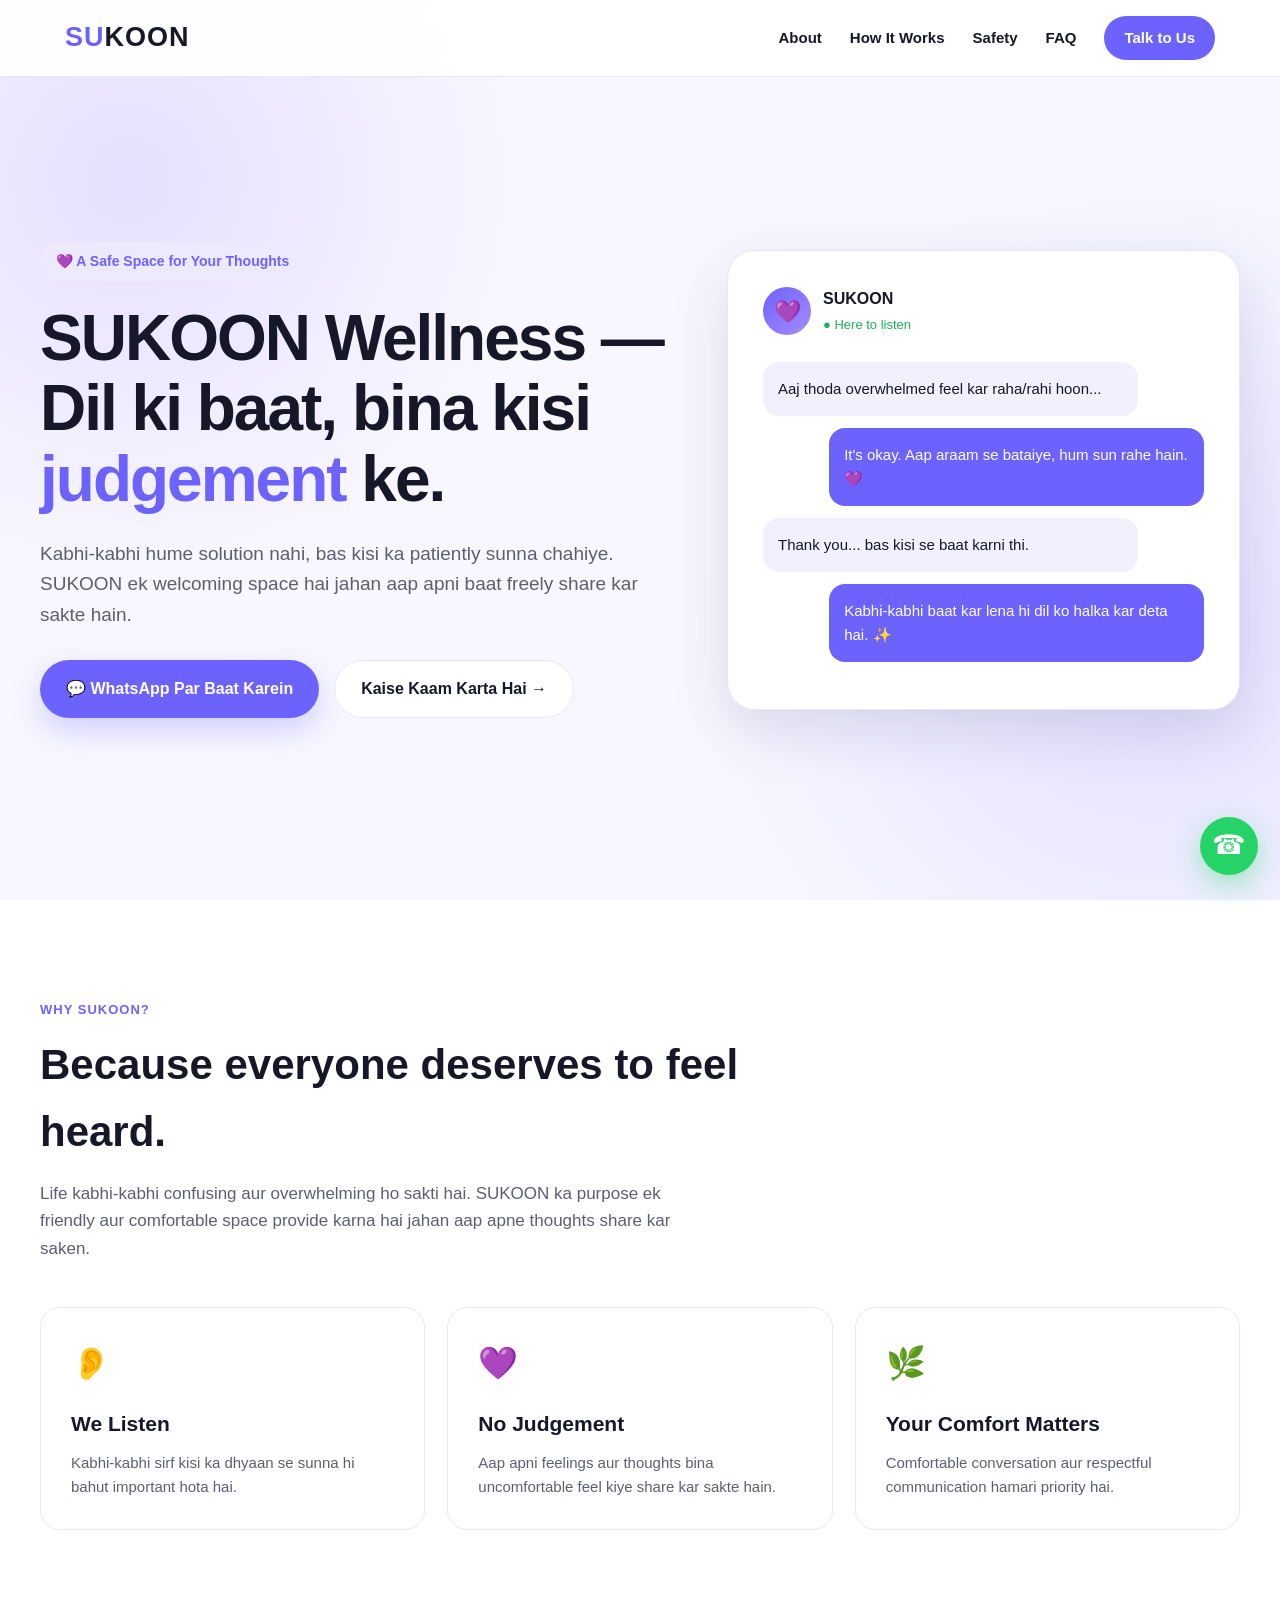
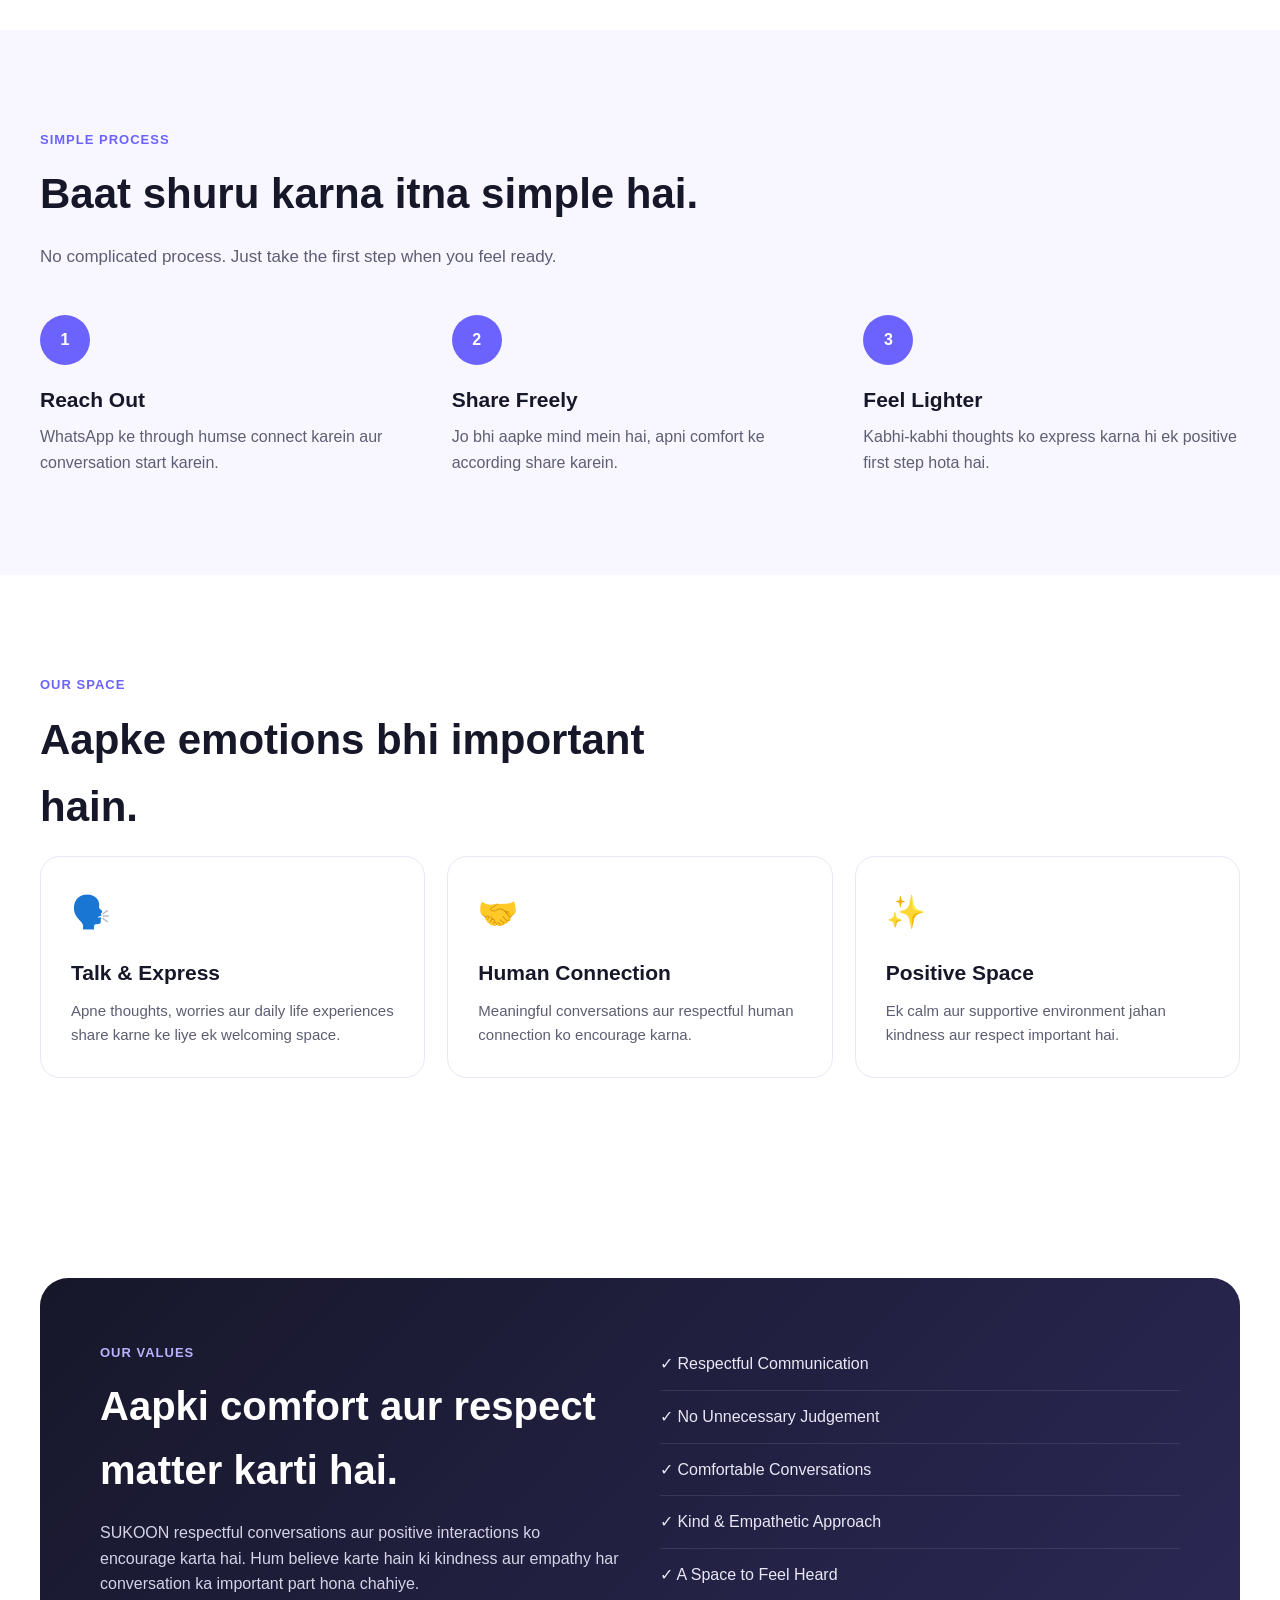
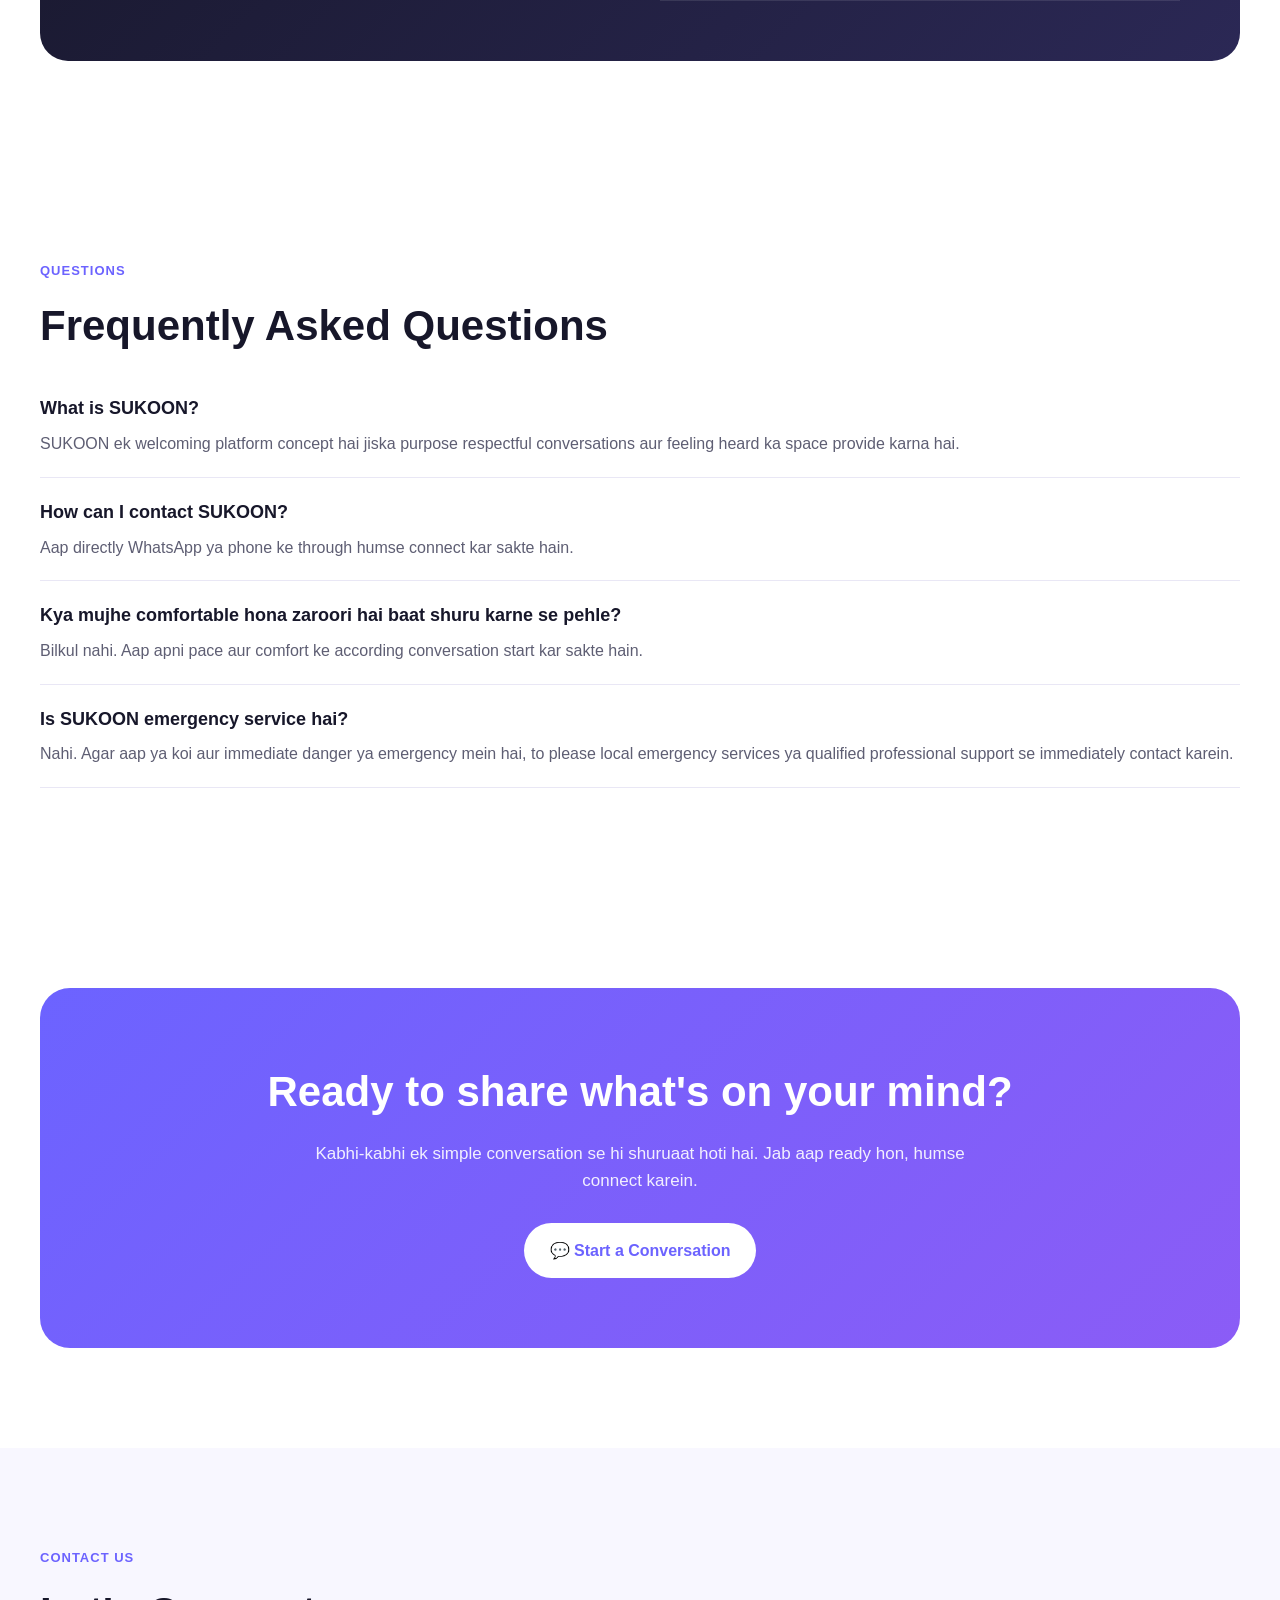
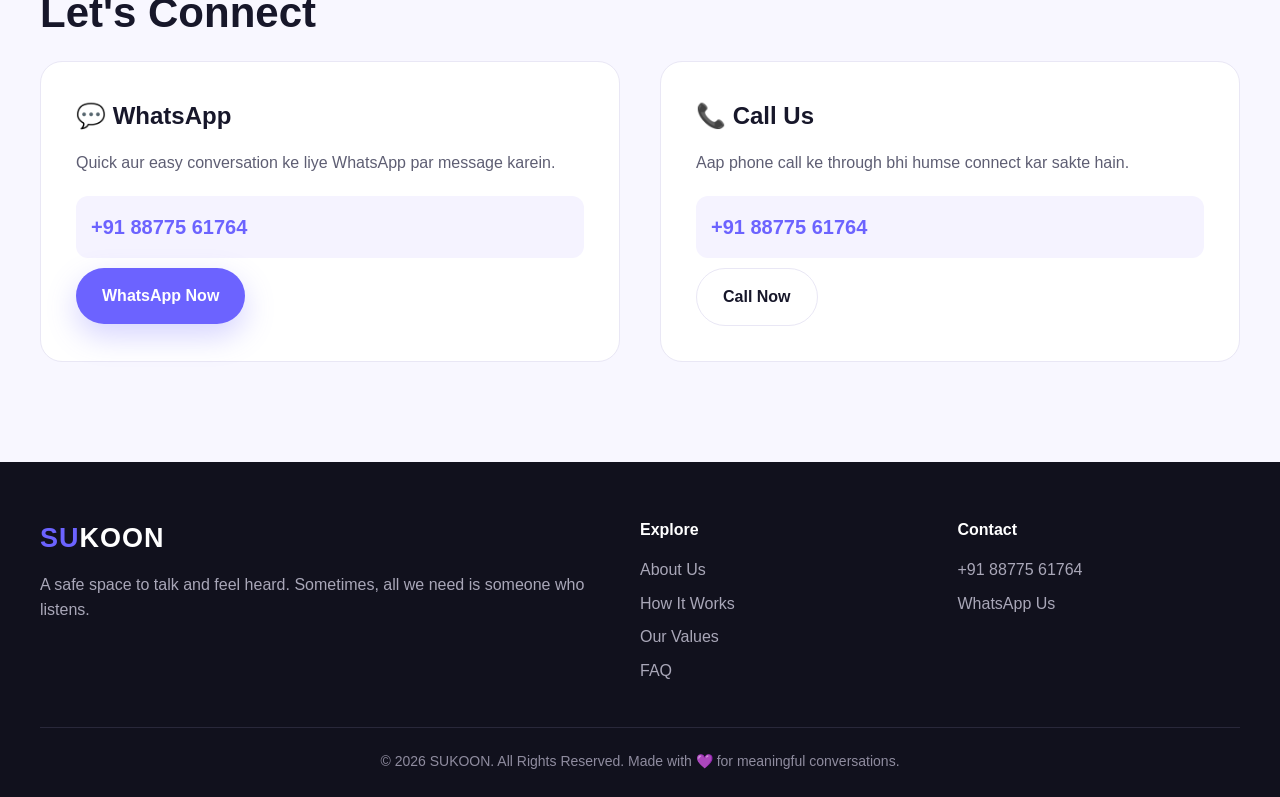
<file: index.html>
<!DOCTYPE html>
<html lang="en">

 <head>
  <meta charset="UTF-8">
  <meta name="viewport" content="width=device-width, initial-scale=1.0">

  <!-- Primary SEO -->
  <title>SUKOON Wellness | A Safe Space to Talk & Feel Heard</title>

  <meta name="description" content="SUKOON Wellness is a welcoming space to talk, share your thoughts and feel heard without judgment. Discover respectful and meaningful conversations.">

  <meta name="robots" content="index, follow">
  <meta name="author" content="SUKOON Wellness">

  <!-- Canonical URL -->
  <link rel="canonical" href="https://sukoon-wellness.netlify.app/">

  <!-- Open Graph -->
  <meta property="og:type" content="website">
  <meta property="og:title" content="SUKOON Wellness | A Safe Space to Talk & Feel Heard">
  <meta property="og:description" content="A welcoming space to share your thoughts and feel heard without judgment.">
  <meta property="og:url" content="https://sukoon-wellness.netlify.app/">
  <meta property="og:site_name" content="SUKOON Wellness">
  <meta property="og:locale" content="en_IN">

  <!-- Mobile Theme -->
  <meta name="theme-color" content="#6C63FF">

  <!-- Organization Schema -->
  <script type="application/ld+json">
  {
    "@context": "https://schema.org",
    "@type": "Organization",
    "name": "SUKOON Wellness",
    "url": "https://sukoon-wellness.netlify.app/",
    "description": "SUKOON Wellness is a welcoming platform focused on respectful and meaningful conversations where people can share their thoughts and feel heard.",
    "telephone": "+918877561764",
    "contactPoint": {
      "@type": "ContactPoint",
      "telephone": "+918877561764",
      "contactType": "customer support",
      "availableLanguage": ["English", "Hindi"]
    }
  }
  </script>

  <!-- Website Schema -->
  <script type="application/ld+json">
  {
    "@context": "https://schema.org",
    "@type": "WebSite",
    "name": "SUKOON Wellness",
    "url": "https://sukoon-wellness.netlify.app/"
  }
  </script>

  <style>
    *{
      margin:0;
      padding:0;
      box-sizing:border-box;
      scroll-behavior:smooth;
    }

    :root{
      --primary:#6C63FF;
      --secondary:#A78BFA;
      --dark:#17172A;
      --text:#5E5E73;
      --light:#F8F7FF;
      --white:#ffffff;
      --green:#25D366;
      --border:#E9E7F5;
    }

    body{
      font-family:Arial, Helvetica, sans-serif;
      color:var(--dark);
      background:var(--white);
      line-height:1.6;
      overflow-x:hidden;
    }

    a{
      text-decoration:none;
      color:inherit;
    }

    /* NAVBAR */
    nav{
      position:fixed;
      width:100%;
      top:0;
      z-index:1000;
      background:rgba(255,255,255,.92);
      backdrop-filter:blur(15px);
      border-bottom:1px solid var(--border);
    }

    .nav-container{
      max-width:1200px;
      margin:auto;
      padding:16px 25px;
      display:flex;
      justify-content:space-between;
      align-items:center;
    }

    .logo{
      font-size:27px;
      font-weight:800;
      color:var(--primary);
      letter-spacing:1px;
    }

    .logo span{
      color:var(--dark);
    }

    .nav-links{
      display:flex;
      gap:28px;
      align-items:center;
      font-size:15px;
      font-weight:600;
    }

    .nav-links a:hover{
      color:var(--primary);
    }

    .nav-btn{
      background:var(--primary);
      color:white!important;
      padding:10px 20px;
      border-radius:30px;
    }

    /* HERO */
    .hero{
      min-height:100vh;
      padding:140px 25px 80px;
      background:
      radial-gradient(circle at 10% 20%,rgba(167,139,250,.22),transparent 30%),
      radial-gradient(circle at 90% 70%,rgba(108,99,255,.16),transparent 35%),
      var(--light);
      display:flex;
      align-items:center;
    }

    .hero-container{
      max-width:1200px;
      margin:auto;
      width:100%;
      display:grid;
      grid-template-columns:1.1fr .9fr;
      gap:60px;
      align-items:center;
    }

    .badge{
      display:inline-block;
      background:#EEEAFE;
      color:var(--primary);
      padding:8px 16px;
      border-radius:30px;
      font-size:14px;
      font-weight:bold;
      margin-bottom:22px;
    }

    h1{
      font-size:64px;
      line-height:1.1;
      margin-bottom:25px;
      letter-spacing:-2px;
    }

    h1 span{
      color:var(--primary);
    }

    .hero p{
      color:var(--text);
      font-size:19px;
      max-width:600px;
      margin-bottom:30px;
    }

    .hero-buttons{
      display:flex;
      gap:15px;
      flex-wrap:wrap;
    }

    .btn{
      padding:15px 26px;
      border-radius:35px;
      font-weight:700;
      display:inline-flex;
      align-items:center;
      gap:8px;
      transition:.3s;
      border:none;
      cursor:pointer;
    }

    .btn-primary{
      background:var(--primary);
      color:white;
      box-shadow:0 12px 30px rgba(108,99,255,.28);
    }

    .btn-primary:hover{
      transform:translateY(-3px);
    }

    .btn-outline{
      border:1px solid var(--border);
      background:white;
      color:var(--dark);
    }

    .hero-card{
      background:white;
      border-radius:28px;
      padding:35px;
      box-shadow:0 20px 60px rgba(30,20,80,.12);
      border:1px solid var(--border);
    }

    .chat-header{
      display:flex;
      align-items:center;
      gap:12px;
      margin-bottom:25px;
    }

    .avatar{
      width:48px;
      height:48px;
      border-radius:50%;
      background:linear-gradient(135deg,var(--primary),var(--secondary));
      display:flex;
      align-items:center;
      justify-content:center;
      color:white;
      font-size:22px;
    }

    .online{
      font-size:13px;
      color:#20B15A;
    }

    .message{
      padding:15px;
      border-radius:16px;
      margin:12px 0;
      max-width:85%;
      font-size:15px;
    }

    .message.left{
      background:#F2F0FF;
    }

    .message.right{
      background:var(--primary);
      color:white;
      margin-left:auto;
    }

    /* SECTIONS */
    section{
      padding:100px 25px;
    }

    .container{
      max-width:1200px;
      margin:auto;
    }

    .section-tag{
      color:var(--primary);
      font-weight:800;
      text-transform:uppercase;
      letter-spacing:1px;
      font-size:13px;
      margin-bottom:10px;
    }

    .section-title{
      font-size:42px;
      max-width:700px;
      margin-bottom:15px;
    }

    .section-desc{
      color:var(--text);
      max-width:650px;
      margin-bottom:45px;
      font-size:17px;
    }

    /* CARDS */
    .grid{
      display:grid;
      grid-template-columns:repeat(3,1fr);
      gap:22px;
    }

    .card{
      border:1px solid var(--border);
      border-radius:20px;
      padding:30px;
      transition:.3s;
      background:white;
    }

    .card:hover{
      transform:translateY(-7px);
      box-shadow:0 20px 45px rgba(30,20,80,.08);
    }

    .icon{
      font-size:32px;
      margin-bottom:18px;
    }

    .card h3{
      margin-bottom:10px;
      font-size:21px;
    }

    .card p{
      color:var(--text);
      font-size:15px;
    }

    /* HOW */
    .how{
      background:var(--light);
    }

    .steps{
      display:grid;
      grid-template-columns:repeat(3,1fr);
      gap:35px;
    }

    .step-number{
      width:50px;
      height:50px;
      border-radius:50%;
      background:var(--primary);
      color:white;
      display:flex;
      align-items:center;
      justify-content:center;
      font-weight:bold;
      margin-bottom:18px;
    }

    .step h3{
      margin-bottom:8px;
      font-size:21px;
    }

    .step p{
      color:var(--text);
    }

    /* SAFETY */
    .safety-box{
      background:linear-gradient(135deg,#17172A,#2B2855);
      color:white;
      border-radius:28px;
      padding:60px;
      display:grid;
      grid-template-columns:1fr 1fr;
      gap:40px;
      align-items:center;
    }

    .safety-box h2{
      font-size:40px;
      margin-bottom:18px;
    }

    .safety-box p{
      color:#D5D3E8;
    }

    .safety-list{
      list-style:none;
    }

    .safety-list li{
      padding:13px 0;
      border-bottom:1px solid rgba(255,255,255,.1);
      color:#E9E7F5;
    }

    /* CTA */
    .cta{
      text-align:center;
      background:linear-gradient(135deg,var(--primary),#8B5CF6);
      color:white;
      border-radius:30px;
      padding:70px 25px;
    }

    .cta h2{
      font-size:42px;
      margin-bottom:15px;
    }

    .cta p{
      opacity:.9;
      max-width:650px;
      margin:0 auto 28px;
      font-size:17px;
    }

    .btn-white{
      background:white;
      color:var(--primary);
    }

    /* FAQ */
    .faq-item{
      border-bottom:1px solid var(--border);
      padding:20px 0;
    }

    .faq-item h3{
      font-size:18px;
      margin-bottom:8px;
    }

    .faq-item p{
      color:var(--text);
    }

    /* CONTACT */
    .contact{
      background:var(--light);
    }

    .contact-grid{
      display:grid;
      grid-template-columns:1fr 1fr;
      gap:40px;
    }

    .contact-box{
      background:white;
      padding:35px;
      border-radius:22px;
      border:1px solid var(--border);
    }

    .contact-box h3{
      margin-bottom:15px;
      font-size:24px;
    }

    .contact-box p{
      color:var(--text);
      margin-bottom:20px;
    }

    .contact-number{
      display:block;
      padding:15px;
      background:#F5F3FF;
      color:var(--primary);
      font-size:20px;
      font-weight:bold;
      border-radius:12px;
      margin:10px 0;
    }

    /* FOOTER */
    footer{
      background:#11111D;
      color:white;
      padding:55px 25px 25px;
    }

    .footer-grid{
      max-width:1200px;
      margin:auto;
      display:grid;
      grid-template-columns:2fr 1fr 1fr;
      gap:35px;
      padding-bottom:35px;
    }

    .footer-grid p{
      color:#A9A7B8;
      margin-top:12px;
    }

    .footer-grid h4{
      margin-bottom:15px;
    }

    .footer-grid a{
      display:block;
      color:#A9A7B8;
      margin:8px 0;
    }

    .copyright{
      max-width:1200px;
      margin:auto;
      border-top:1px solid #29283A;
      padding-top:22px;
      color:#8F8C9F;
      font-size:14px;
      text-align:center;
    }

    /* WHATSAPP */
    .whatsapp{
      position:fixed;
      bottom:25px;
      right:22px;
      width:58px;
      height:58px;
      border-radius:50%;
      background:var(--green);
      color:white;
      display:flex;
      align-items:center;
      justify-content:center;
      font-size:27px;
      box-shadow:0 10px 30px rgba(37,211,102,.4);
      z-index:1000;
    }

    /* MOBILE */
    @media(max-width:850px){

      .nav-links{
        display:none;
      }

      h1{
        font-size:45px;
      }

      .hero-container,
      .safety-box,
      .contact-grid{
        grid-template-columns:1fr;
      }

      .grid,
      .steps{
        grid-template-columns:1fr;
      }

      .hero{
        padding-top:120px;
      }

      .hero-card{
        padding:25px;
      }

      .section-title{
        font-size:34px;
      }

      .safety-box{
        padding:35px 25px;
      }

      .safety-box h2{
        font-size:32px;
      }

      .cta h2{
        font-size:32px;
      }

      .footer-grid{
        grid-template-columns:1fr;
      }
      }
     </style>
    </head>

   <body>

    <!-- NAVBAR -->
      <nav>
      <div class="nav-container">
      <a href="#" class="logo">SU<span>KOON</span></a>

      <div class="nav-links">
        <a href="#about">About</a>
        <a href="#how">How It Works</a>
        <a href="#safety">Safety</a>
        <a href="#faq">FAQ</a>
        <a href="https://wa.me/918877561764" class="nav-btn">Talk to Us</a>
        </div>
        </div>
       </nav>


  <!-- HERO -->
  <section class="hero">
    <div class="hero-container">

      <div>
        <div class="badge">💜 A Safe Space for Your Thoughts</div>

    <h1>
  SUKOON Wellness —<br>
  Dil ki baat, bina kisi <span>judgement</span> ke.
  </h1>  

        <p>
          Kabhi-kabhi hume solution nahi, bas kisi ka patiently sunna chahiye.
          SUKOON ek welcoming space hai jahan aap apni baat freely share kar sakte hain.
        </p>

        <div class="hero-buttons">
          <a href="https://wa.me/918877561764" class="btn btn-primary">
            💬 WhatsApp Par Baat Karein
          </a>

          <a href="#how" class="btn btn-outline">
            Kaise Kaam Karta Hai →
          </a>
        </div>
      </div>


      <div class="hero-card">
        <div class="chat-header">
          <div class="avatar">💜</div>
          <div>
            <strong>SUKOON</strong><br>
            <span class="online">● Here to listen</span>
          </div>
        </div>

        <div class="message left">
          Aaj thoda overwhelmed feel kar raha/rahi hoon...
        </div>

        <div class="message right">
          It's okay. Aap araam se bataiye, hum sun rahe hain. 💜
        </div>

        <div class="message left">
          Thank you... bas kisi se baat karni thi.
        </div>

        <div class="message right">
          Kabhi-kabhi baat kar lena hi dil ko halka kar deta hai. ✨
        </div>
      </div>

    </div>
  </section>


  <!-- ABOUT -->
  <section id="about">
    <div class="container">

      <div class="section-tag">Why SUKOON?</div>

      <h2 class="section-title">
        Because everyone deserves to feel heard.
      </h2>

      <p class="section-desc">
        Life kabhi-kabhi confusing aur overwhelming ho sakti hai.
        SUKOON ka purpose ek friendly aur comfortable space provide karna hai
        jahan aap apne thoughts share kar saken.
      </p>

      <div class="grid">

        <div class="card">
          <div class="icon">👂</div>
          <h3>We Listen</h3>
          <p>
            Kabhi-kabhi sirf kisi ka dhyaan se sunna hi bahut important hota hai.
          </p>
        </div>

        <div class="card">
          <div class="icon">💜</div>
          <h3>No Judgement</h3>
          <p>
            Aap apni feelings aur thoughts bina uncomfortable feel kiye share kar sakte hain.
          </p>
        </div>

        <div class="card">
          <div class="icon">🌿</div>
          <h3>Your Comfort Matters</h3>
          <p>
            Comfortable conversation aur respectful communication hamari priority hai.
          </p>
        </div>

      </div>
    </div>
  </section>


  <!-- HOW IT WORKS -->
  <section class="how" id="how">

    <div class="container">

      <div class="section-tag">Simple Process</div>

      <h2 class="section-title">
        Baat shuru karna itna simple hai.
      </h2>

      <p class="section-desc">
        No complicated process. Just take the first step when you feel ready.
      </p>

      <div class="steps">

        <div class="step">
          <div class="step-number">1</div>
          <h3>Reach Out</h3>
          <p>
            WhatsApp ke through humse connect karein aur conversation start karein.
          </p>
        </div>

        <div class="step">
          <div class="step-number">2</div>
          <h3>Share Freely</h3>
          <p>
            Jo bhi aapke mind mein hai, apni comfort ke according share karein.
          </p>
        </div>

        <div class="step">
          <div class="step-number">3</div>
          <h3>Feel Lighter</h3>
          <p>
            Kabhi-kabhi thoughts ko express karna hi ek positive first step hota hai.
          </p>
        </div>

      </div>
    </div>
  </section>


  <!-- SERVICES -->
  <section>

    <div class="container">

      <div class="section-tag">Our Space</div>

      <h2 class="section-title">
        Aapke emotions bhi important hain.
      </h2>

      <div class="grid">

        <div class="card">
          <div class="icon">🗣️</div>
          <h3>Talk & Express</h3>
          <p>
            Apne thoughts, worries aur daily life experiences share karne ke liye ek welcoming space.
          </p>
        </div>

        <div class="card">
          <div class="icon">🤝</div>
          <h3>Human Connection</h3>
          <p>
            Meaningful conversations aur respectful human connection ko encourage karna.
          </p>
        </div>

        <div class="card">
          <div class="icon">✨</div>
          <h3>Positive Space</h3>
          <p>
            Ek calm aur supportive environment jahan kindness aur respect important hai.
          </p>
        </div>

      </div>

    </div>
  </section>


  <!-- SAFETY -->
  <section id="safety">

    <div class="container">

      <div class="safety-box">

        <div>
          <div class="section-tag" style="color:#B8B2FF;">OUR VALUES</div>

          <h2>
            Aapki comfort aur respect matter karti hai.
          </h2>

          <p>
            SUKOON respectful conversations aur positive interactions ko encourage karta hai.
            Hum believe karte hain ki kindness aur empathy har conversation ka important part hona chahiye.
          </p>
        </div>

        <ul class="safety-list">
          <li>✓ Respectful Communication</li>
          <li>✓ No Unnecessary Judgement</li>
          <li>✓ Comfortable Conversations</li>
          <li>✓ Kind & Empathetic Approach</li>
          <li>✓ A Space to Feel Heard</li>
        </ul>

      </div>

    </div>
  </section>


  <!-- FAQ -->
  <section id="faq">

    <div class="container">

      <div class="section-tag">Questions</div>

      <h2 class="section-title">
        Frequently Asked Questions
      </h2>

      <div class="faq-item">
        <h3>What is SUKOON?</h3>
        <p>
          SUKOON ek welcoming platform concept hai jiska purpose respectful conversations aur feeling heard ka space provide karna hai.
        </p>
      </div>

      <div class="faq-item">
        <h3>How can I contact SUKOON?</h3>
        <p>
          Aap directly WhatsApp ya phone ke through humse connect kar sakte hain.
        </p>
      </div>

      <div class="faq-item">
        <h3>Kya mujhe comfortable hona zaroori hai baat shuru karne se pehle?</h3>
        <p>
          Bilkul nahi. Aap apni pace aur comfort ke according conversation start kar sakte hain.
        </p>
      </div>

      <div class="faq-item">
        <h3>Is SUKOON emergency service hai?</h3>
        <p>
          Nahi. Agar aap ya koi aur immediate danger ya emergency mein hai, to please local emergency services ya qualified professional support se immediately contact karein.
        </p>
      </div>

    </div>
  </section>


  <!-- CTA -->
  <section>
    <div class="container">

      <div class="cta">

        <h2>Ready to share what's on your mind?</h2>

        <p>
          Kabhi-kabhi ek simple conversation se hi shuruaat hoti hai.
          Jab aap ready hon, humse connect karein.
        </p>

        <a href="https://wa.me/918877561764" class="btn btn-white">
          💬 Start a Conversation
        </a>

      </div>

    </div>
  </section>


  <!-- CONTACT -->
  <section class="contact" id="contact">

    <div class="container">

      <div class="section-tag">Contact Us</div>

      <h2 class="section-title">
        Let's Connect
      </h2>

      <div class="contact-grid">

        <div class="contact-box">
          <h3>💬 WhatsApp</h3>
          <p>
            Quick aur easy conversation ke liye WhatsApp par message karein.
          </p>

          <a class="contact-number" href="https://wa.me/918877561764">
            +91 88775 61764
          </a>

          <a href="https://wa.me/918877561764" class="btn btn-primary">
            WhatsApp Now
          </a>
        </div>


        <div class="contact-box">
          <h3>📞 Call Us</h3>

          <p>
            Aap phone call ke through bhi humse connect kar sakte hain.
          </p>

          <a class="contact-number" href="tel:+918877561764">
            +91 88775 61764
          </a>

          <a href="tel:+918877561764" class="btn btn-outline">
            Call Now
          </a>
        </div>

      </div>
    </div>
  </section>


  <!-- FOOTER -->
  <footer>

    <div class="footer-grid">

      <div>
        <div class="logo">SU<span style="color:white;">KOON</span></div>

        <p>
          A safe space to talk and feel heard.
          Sometimes, all we need is someone who listens.
        </p>
      </div>


      <div>
        <h4>Explore</h4>
        <a href="#about">About Us</a>
        <a href="#how">How It Works</a>
        <a href="#safety">Our Values</a>
        <a href="#faq">FAQ</a>
      </div>


      <div>
        <h4>Contact</h4>
        <a href="tel:+918877561764">+91 88775 61764</a>
        <a href="https://wa.me/918877561764">WhatsApp Us</a>
      </div>

    </div>

    <div class="copyright">
      © 2026 SUKOON. All Rights Reserved. Made with 💜 for meaningful conversations.
    </div>

  </footer>


  <!-- FLOATING WHATSAPP -->
  <a
    href="https://wa.me/918877561764"
    class="whatsapp"
    aria-label="Chat on WhatsApp"
    target="_blank"
  >
    ☎
  </a>

</body>
</html>
</file>
